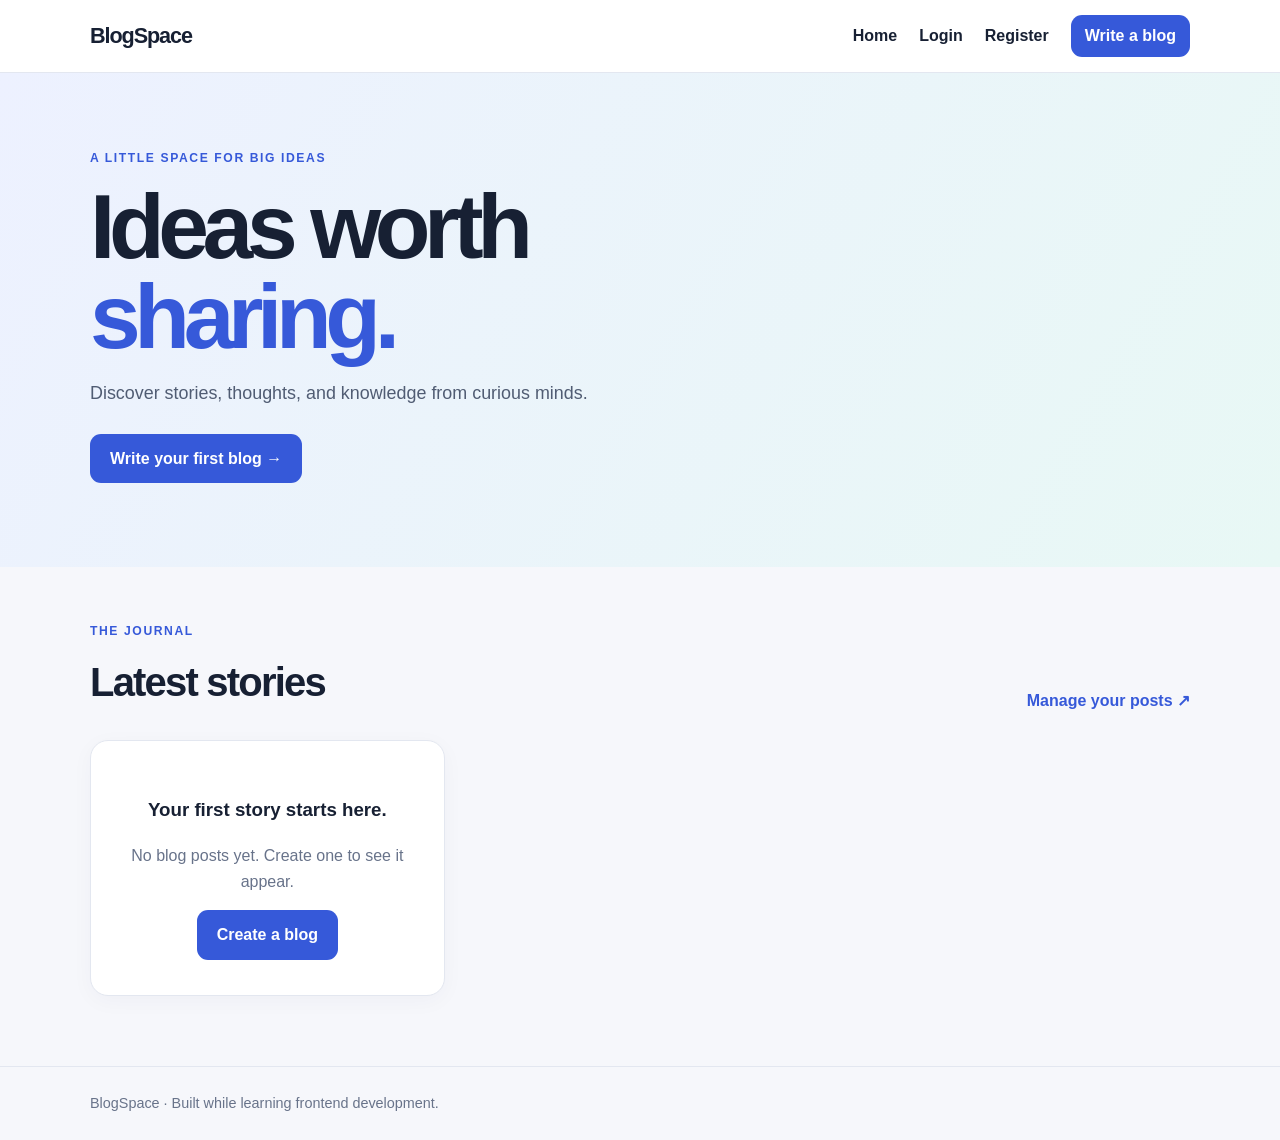
<file: index.html>
<!DOCTYPE html>
<html lang="en">
<head>
  <meta charset="UTF-8">
  <meta name="viewport" content="width=device-width, initial-scale=1.0">
  <title>BlogSpace | Home</title>
  <link rel="stylesheet" href="style.css">
</head>
<body data-page="home">

  <header class="site-header">
    <nav class="nav container">
      <a class="brand" href="index.html">BlogSpace</a>

      <button class="menu-toggle" id="menu-toggle"
        aria-label="Toggle navigation">☰</button>

      <div class="nav-links" id="nav-links">
        <a href="index.html">Home</a>
        <a href="login.html">Login</a>
        <a href="register.html">Register</a>
        <a class="btn btn-small" href="create-blog.html">
          Write a blog
        </a>
      </div>
    </nav>
  </header>

  <main>
    <section class="hero">
      <div class="container">
        <p class="eyebrow">A LITTLE SPACE FOR BIG IDEAS</p>

        <h1>Ideas worth<br><span>sharing.</span></h1>

        <p>
          Discover stories, thoughts, and knowledge
          from curious minds.
        </p>

        <a class="btn" href="create-blog.html">
          Write your first blog →
        </a>
      </div>
    </section>

    <section class="section container">
      <div class="section-heading">
        <div>
          <p class="eyebrow">THE JOURNAL</p>
          <h2>Latest stories</h2>
        </div>

        <a href="dashboard.html">Manage your posts ↗</a>
      </div>

      <div id="blog-list" class="blog-grid"
        aria-live="polite"></div>
    </section>
  </main>

  <footer class="footer">
    <div class="container">
      BlogSpace · Built while learning frontend development.
    </div>
  </footer>

  <script src="script.js"></script>
</body>
</html>
</file>
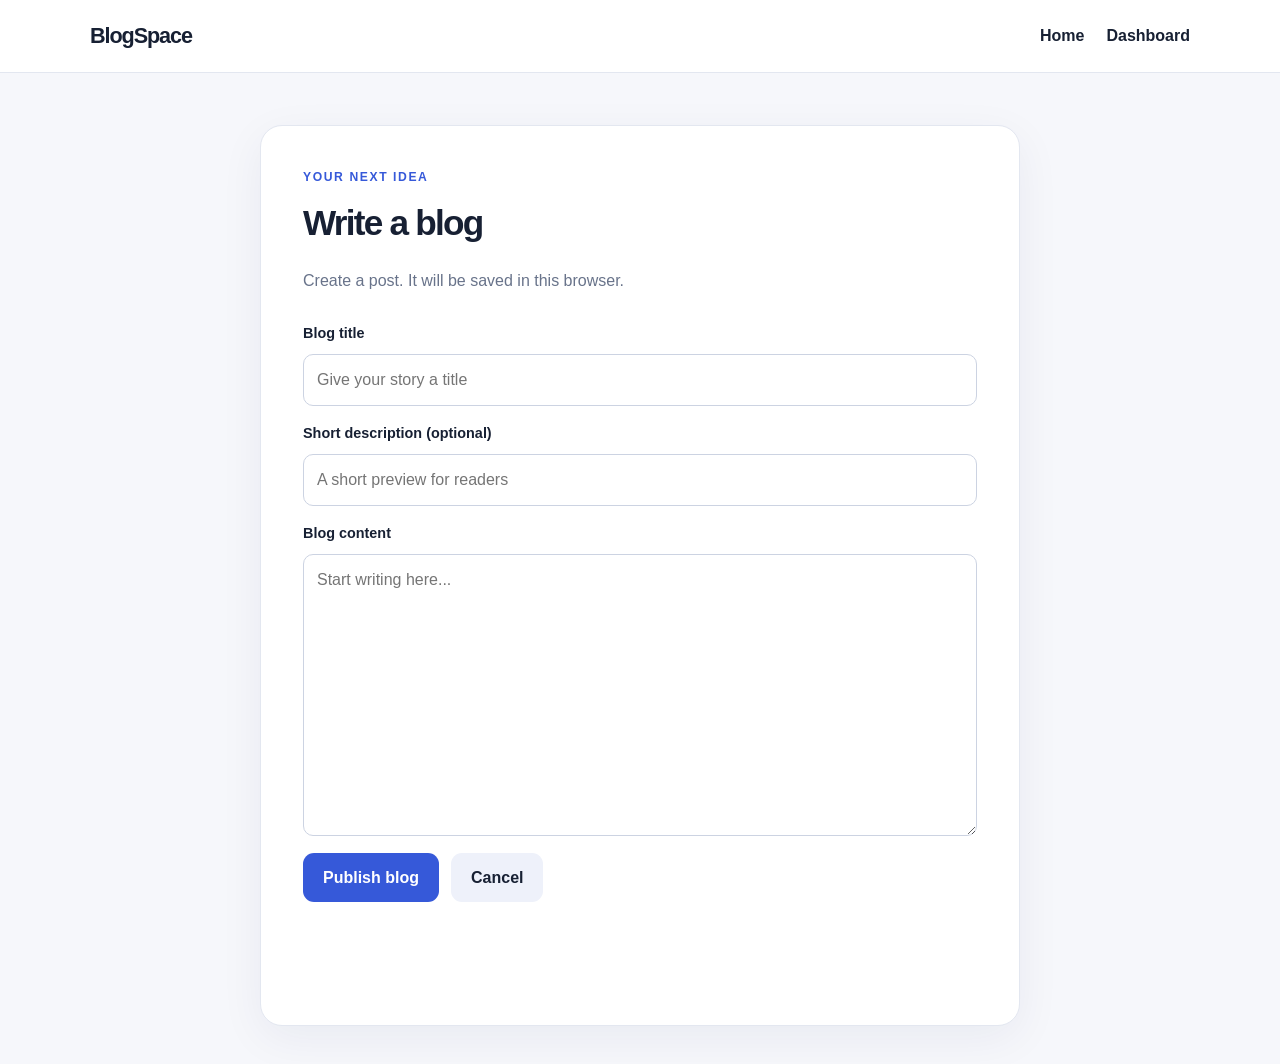
<file: create-blog.html>
<!DOCTYPE html>
<html lang="en">
<head>
  <meta charset="UTF-8">
  <meta name="viewport" content="width=device-width, initial-scale=1.0">
  <title>Write a Blog | BlogSpace</title>
  <link rel="stylesheet" href="style.css">
</head>
<body data-page="create">

  <header class="site-header">
    <nav class="nav container">
      <a class="brand" href="index.html">BlogSpace</a>

      <div class="nav-links">
        <a href="index.html">Home</a>
        <a href="dashboard.html">Dashboard</a>
      </div>
    </nav>
  </header>

  <main class="auth-wrap wide">
    <section class="auth-card">
      <p class="eyebrow">YOUR NEXT IDEA</p>
      <h1 id="editor-heading">Write a blog</h1>

      <p class="muted">
        Create a post. It will be saved in this browser.
      </p>

      <form id="blog-form">
        <label for="blog-title">Blog title</label>
        <input
          id="blog-title"
          maxlength="120"
          required
          placeholder="Give your story a title"
        >

        <label for="blog-excerpt">
          Short description (optional)
        </label>
        <input
          id="blog-excerpt"
          maxlength="220"
          placeholder="A short preview for readers"
        >

        <label for="blog-content">Blog content</label>
        <textarea
          id="blog-content"
          rows="10"
          maxlength="20000"
          required
          placeholder="Start writing here..."
        ></textarea>

        <div class="form-actions">
          <button class="btn" type="submit" id="publish-btn">
            Publish blog
          </button>

          <a class="btn btn-ghost" href="dashboard.html">
            Cancel
          </a>
        </div>

        <p id="blog-message"
          class="form-message" role="status"></p>
      </form>
    </section>
  </main>

  <script src="script.js"></script>
</body>
</html>
</file>
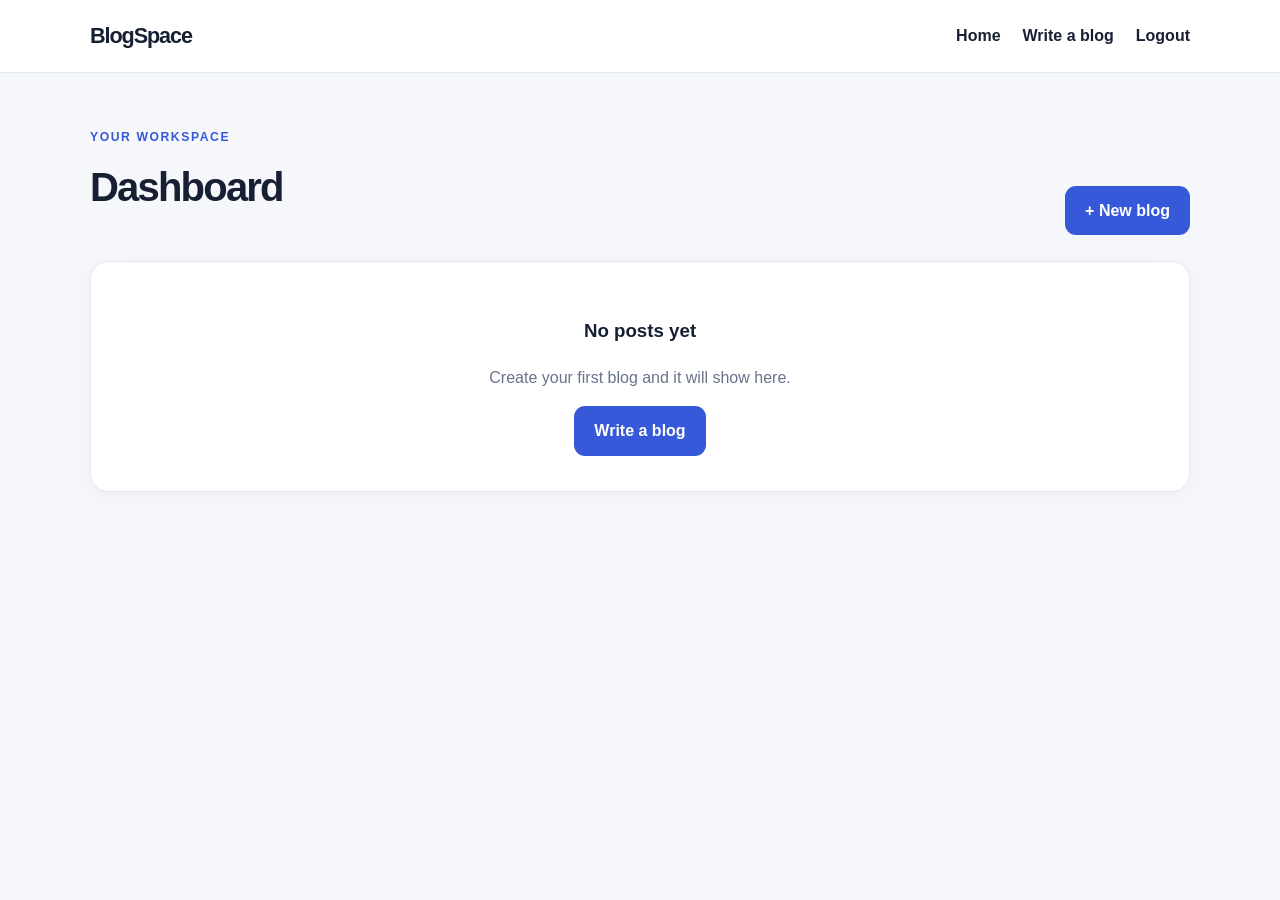
<file: dashboard.html>
<!DOCTYPE html>
<html lang="en">
<head>
  <meta charset="UTF-8">
  <meta name="viewport" content="width=device-width, initial-scale=1.0">
  <title>Dashboard | BlogSpace</title>
  <link rel="stylesheet" href="style.css">
</head>
<body data-page="dashboard">

  <header class="site-header">
    <nav class="nav container">
      <a class="brand" href="index.html">BlogSpace</a>

      <div class="nav-links">
        <a href="index.html">Home</a>
        <a href="create-blog.html">Write a blog</a>
        <button id="logout-btn" class="text-button">
          Logout
        </button>
      </div>
    </nav>
  </header>

  <main class="section container">
    <div class="section-heading">
      <div>
        <p class="eyebrow">YOUR WORKSPACE</p>
        <h1>Dashboard</h1>
        <p class="muted" id="dashboard-welcome"></p>
      </div>

      <a class="btn" href="create-blog.html">
        + New blog
      </a>
    </div>

    <div id="dashboard-list"
      class="dashboard-list" aria-live="polite"></div>

    <p id="dashboard-message" class="form-message"></p>
  </main>

  <script src="script.js"></script>
</body>
</html>
</file>
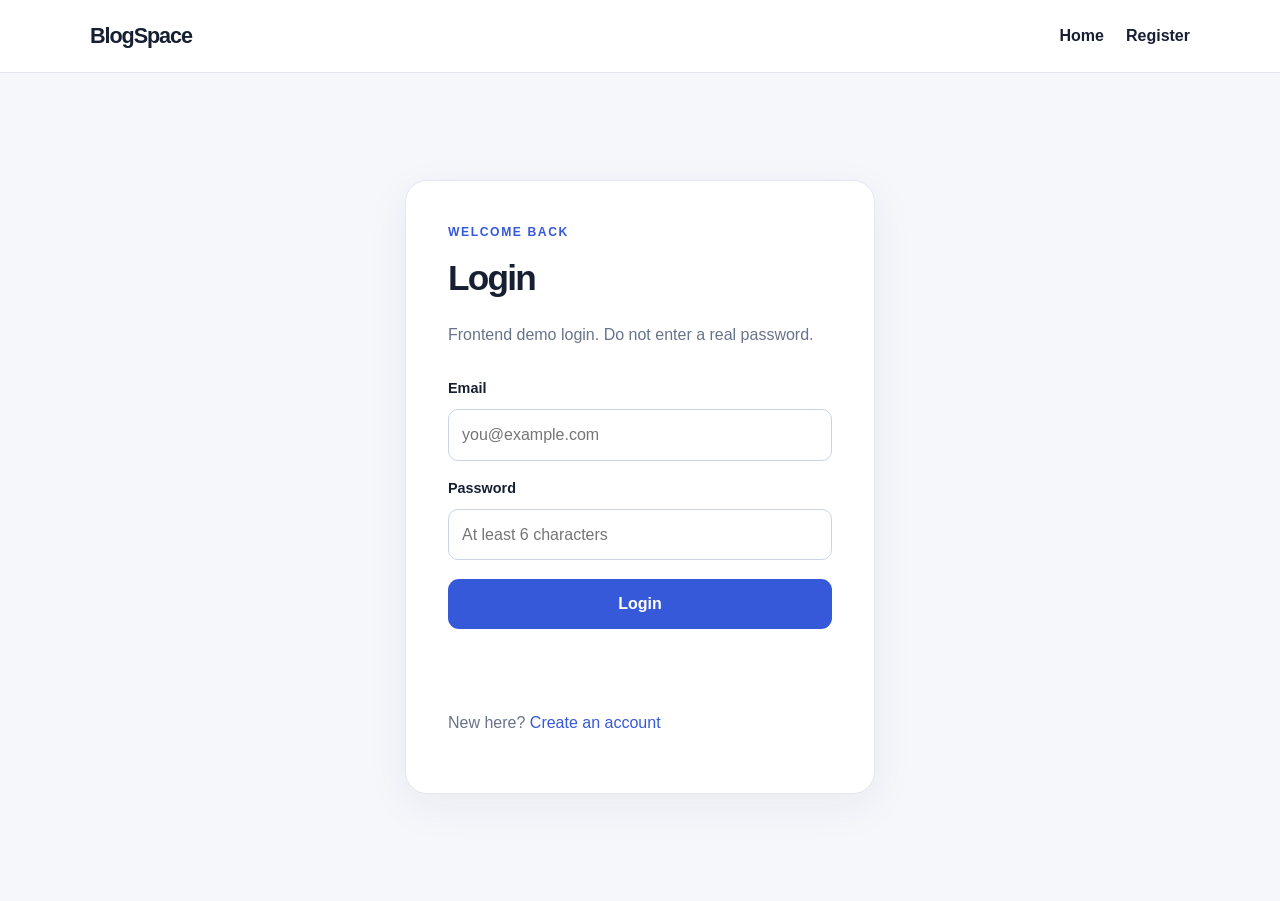
<file: login.html>
<!DOCTYPE html>
<html lang="en">
<head>
  <meta charset="UTF-8">
  <meta name="viewport" content="width=device-width, initial-scale=1.0">
  <title>Login | BlogSpace</title>
  <link rel="stylesheet" href="style.css">
</head>
<body data-page="login">

  <header class="site-header">
    <nav class="nav container">
      <a class="brand" href="index.html">BlogSpace</a>
      <div class="nav-links">
        <a href="index.html">Home</a>
        <a href="register.html">Register</a>
      </div>
    </nav>
  </header>

  <main class="auth-wrap">
    <section class="auth-card">
      <p class="eyebrow">WELCOME BACK</p>
      <h1>Login</h1>

      <p class="muted">
        Frontend demo login. Do not enter a real password.
      </p>

      <form id="login-form">
        <label for="login-email">Email</label>
        <input
          id="login-email"
          type="email"
          autocomplete="email"
          required
          placeholder="you@example.com"
        >

        <label for="login-password">Password</label>
        <input
          id="login-password"
          type="password"
          minlength="6"
          required
          placeholder="At least 6 characters"
        >

        <button class="btn full" type="submit">
          Login
        </button>

        <p id="login-message"
          class="form-message" role="status"></p>
      </form>

      <p class="muted">
        New here?
        <a href="register.html">Create an account</a>
      </p>
    </section>
  </main>

  <script src="script.js"></script>
</body>
</html>
</file>
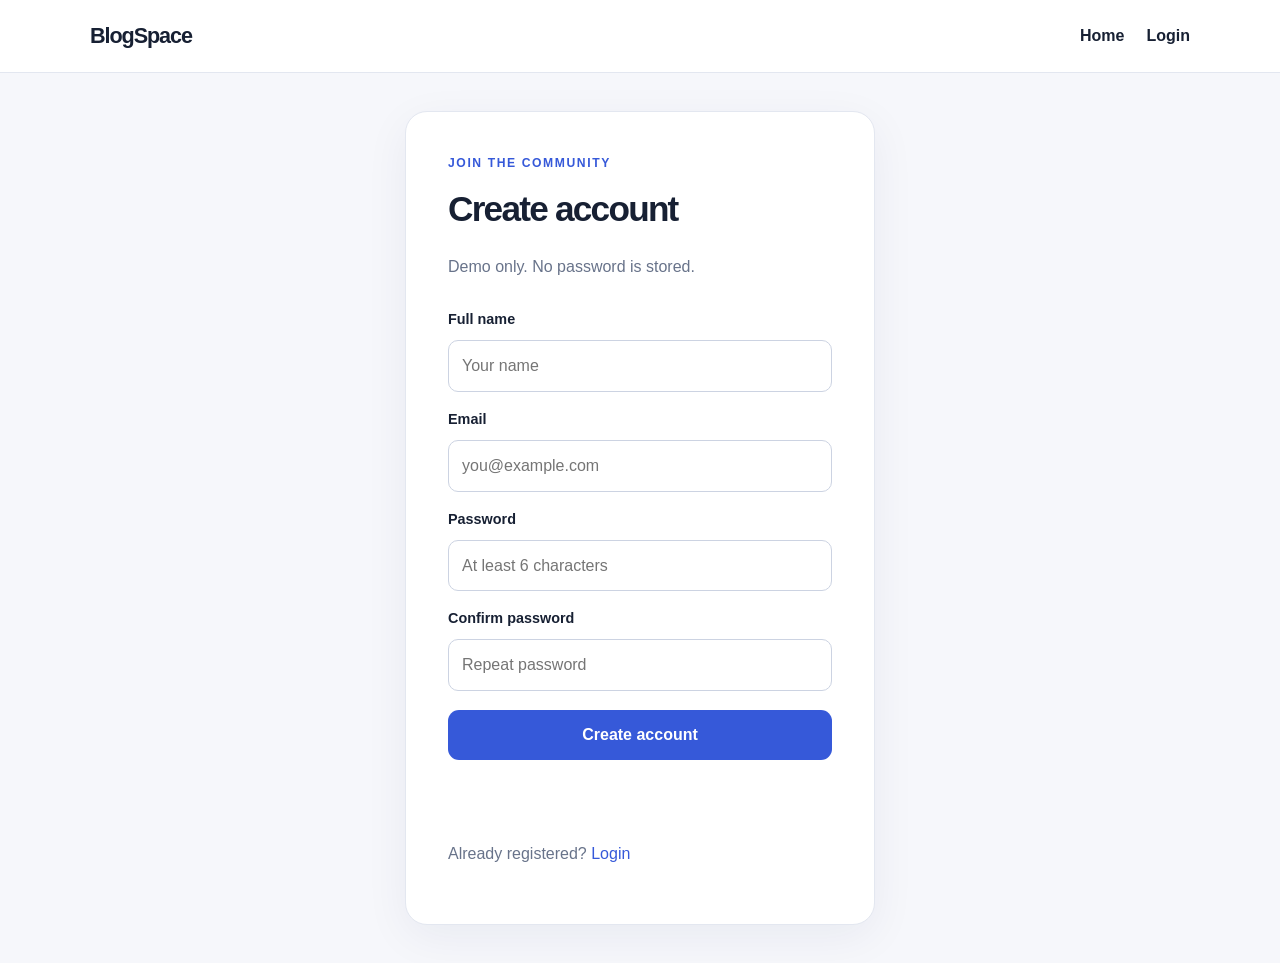
<file: register.html>
<!DOCTYPE html>
<html lang="en">
<head>
  <meta charset="UTF-8">
  <meta name="viewport" content="width=device-width, initial-scale=1.0">
  <title>Register | BlogSpace</title>
  <link rel="stylesheet" href="style.css">
</head>
<body data-page="register">

  <header class="site-header">
    <nav class="nav container">
      <a class="brand" href="index.html">BlogSpace</a>
      <div class="nav-links">
        <a href="index.html">Home</a>
        <a href="login.html">Login</a>
      </div>
    </nav>
  </header>

  <main class="auth-wrap">
    <section class="auth-card">
      <p class="eyebrow">JOIN THE COMMUNITY</p>
      <h1>Create account</h1>
      <p class="muted">Demo only. No password is stored.</p>

      <form id="register-form">
        <label for="reg-name">Full name</label>
        <input id="reg-name"
          required maxlength="80"
          autocomplete="name"
          placeholder="Your name">

        <label for="reg-email">Email</label>
        <input id="reg-email"
          type="email"
          required
          autocomplete="email"
          placeholder="you@example.com">

        <label for="reg-password">Password</label>
        <input id="reg-password"
          type="password"
          minlength="6"
          required
          autocomplete="new-password"
          placeholder="At least 6 characters">

        <label for="reg-confirm">Confirm password</label>
        <input id="reg-confirm"
          type="password"
          minlength="6"
          required
          autocomplete="new-password"
          placeholder="Repeat password">

        <button class="btn full" type="submit">
          Create account
        </button>

        <p id="register-message"
          class="form-message" role="status"></p>
      </form>

      <p class="muted">
        Already registered?
        <a href="login.html">Login</a>
      </p>
    </section>
  </main>

  <script src="script.js"></script>
</body>
</html>
</file>
<file: style.css>
:root {
  --ink: #172033;
  --muted: #68738a;
  --blue: #3659d9;
  --blue-dark: #2644b8;
  --paper: #f6f7fb;
  --line: #e3e7f0;
  --white: #ffffff;
  --radius: 18px;
}

* {
  box-sizing: border-box;
}

body {
  margin: 0;
  background: var(--paper);
  color: var(--ink);
  font-family: Arial, sans-serif;
  line-height: 1.6;
}

a {
  color: var(--blue);
  text-decoration: none;
}

a:hover {
  text-decoration: underline;
}

.container {
  width: min(1100px, 90%);
  margin-inline: auto;
}

/* NAVIGATION */

.site-header {
  background: rgba(255, 255, 255, 0.96);
  border-bottom: 1px solid var(--line);
  position: sticky;
  top: 0;
  z-index: 10;
}

.nav {
  min-height: 72px;
  display: flex;
  align-items: center;
  justify-content: space-between;
  gap: 20px;
}

.brand {
  font-weight: 850;
  font-size: 1.35rem;
  letter-spacing: -0.05em;
  color: var(--ink);
}

.nav-links {
  display: flex;
  align-items: center;
  gap: 22px;
}

.nav-links > a:not(.btn) {
  color: var(--ink);
  font-weight: 600;
}

.menu-toggle {
  display: none;
  border: 0;
  background: transparent;
  font-size: 1.5rem;
  cursor: pointer;
}

/* BUTTONS */

.btn {
  display: inline-flex;
  align-items: center;
  justify-content: center;
  border: 0;
  border-radius: 11px;
  padding: 12px 20px;
  background: var(--blue);
  color: white;
  font: inherit;
  font-weight: 750;
  cursor: pointer;
}

.btn:hover {
  background: var(--blue-dark);
  text-decoration: none;
}

.btn-small {
  padding: 8px 14px;
}

.btn-ghost {
  background: #eef1fa;
  color: var(--ink);
}

.btn-ghost:hover {
  background: #e0e6f6;
}

/* HOME HERO */

.hero {
  padding: 76px 0 84px;
  background: linear-gradient(120deg, #edf1ff, #e8f8f5);
}

.eyebrow {
  font-size: 0.76rem;
  font-weight: 850;
  letter-spacing: 0.13em;
  color: var(--blue);
  margin: 0 0 8px;
}

.hero h1 {
  font-size: clamp(3rem, 8vw, 5.7rem);
  line-height: 0.98;
  letter-spacing: -0.07em;
  margin: 14px 0 18px;
}

.hero h1 span {
  color: var(--blue);
}

.hero p:not(.eyebrow) {
  max-width: 530px;
  color: #505c73;
  font-size: 1.12rem;
  margin-bottom: 26px;
}

/* SECTIONS */

.section {
  padding-top: 55px;
  padding-bottom: 70px;
}

.section-heading {
  display: flex;
  justify-content: space-between;
  align-items: end;
  gap: 20px;
  margin-bottom: 26px;
}

.section-heading h1,
.section-heading h2 {
  margin: 0;
  font-size: clamp(1.8rem, 4vw, 2.5rem);
  letter-spacing: -0.045em;
}

.section-heading > a:not(.btn) {
  font-weight: 700;
}

/* BLOG CARDS */

.blog-grid {
  display: grid;
  grid-template-columns: repeat(3, minmax(0, 1fr));
  gap: 18px;
}

.blog-card,
.empty-state,
.post-row {
  background: var(--white);
  border: 1px solid var(--line);
  border-radius: var(--radius);
  padding: 23px;
  box-shadow: 0 5px 22px rgba(20, 36, 80, 0.035);
}

.blog-card h3 {
  font-size: 1.25rem;
  line-height: 1.25;
  margin: 10px 0;
}

.blog-card p {
  color: var(--muted);
  margin: 0;
  overflow-wrap: anywhere;
}

.blog-meta {
  font-size: 0.78rem;
  color: var(--muted);
  font-weight: 650;
}

.tag {
  display: inline-block;
  background: #edf1ff;
  color: var(--blue);
  padding: 4px 9px;
  border-radius: 99px;
  font-size: 0.73rem;
  font-weight: 800;
}

/* FOOTER */

.footer {
  padding: 25px 0;
  color: var(--muted);
  border-top: 1px solid var(--line);
  font-size: 0.9rem;
}

/* AUTH AND FORMS */

.auth-wrap {
  min-height: calc(100vh - 72px);
  display: grid;
  place-items: center;
  padding: 38px 18px;
}

.auth-wrap.wide {
  min-height: auto;
  padding-top: 52px;
}

.auth-card {
  width: min(100%, 470px);
  background: white;
  border: 1px solid var(--line);
  border-radius: 22px;
  padding: clamp(24px, 5vw, 42px);
  box-shadow: 0 12px 45px rgba(20, 36, 80, 0.06);
}

.wide .auth-card {
  width: min(100%, 760px);
}

.auth-card h1 {
  margin: 0 0 8px;
  font-size: 2.2rem;
  letter-spacing: -0.05em;
}

.muted {
  color: var(--muted);
}

form {
  display: grid;
  gap: 9px;
  margin: 22px 0;
}

label {
  font-weight: 750;
  font-size: 0.9rem;
  margin-top: 7px;
}

input,
textarea {
  width: 100%;
  font: inherit;
  color: var(--ink);
  background: white;
  border: 1px solid #ccd3e2;
  border-radius: 10px;
  padding: 12px 13px;
  outline: none;
}

input:focus,
textarea:focus {
  border-color: var(--blue);
  box-shadow: 0 0 0 3px rgba(54, 89, 217, 0.12);
}

textarea {
  resize: vertical;
  min-height: 180px;
}

.full {
  width: 100%;
  margin-top: 10px;
}

.form-message {
  min-height: 1.4em;
  color: var(--blue);
  font-size: 0.92rem;
}

.form-actions {
  display: flex;
  gap: 12px;
  flex-wrap: wrap;
  margin-top: 8px;
}

/* DASHBOARD */

.dashboard-list {
  display: grid;
  gap: 14px;
}

.post-row {
  display: flex;
  align-items: flex-start;
  justify-content: space-between;
  gap: 18px;
}

.post-row h3 {
  margin: 7px 0;
}

.post-row p {
  margin: 0;
  color: var(--muted);
  white-space: pre-wrap;
  overflow-wrap: anywhere;
}

.post-actions {
  display: flex;
  gap: 8px;
  flex-shrink: 0;
}

.small-button,
.text-button {
  border: 1px solid var(--line);
  background: white;
  border-radius: 9px;
  padding: 8px 12px;
  color: var(--ink);
  font: inherit;
  font-weight: 700;
  cursor: pointer;
}

.small-button.danger {
  color: #b42318;
}

.text-button {
  border: 0;
  padding: 0;
}

.empty-state {
  color: var(--muted);
  text-align: center;
  padding: 35px;
}

.empty-state h3 {
  color: var(--ink);
}

/* TABLET */

@media (max-width: 760px) {
  .blog-grid {
    grid-template-columns: repeat(2, minmax(0, 1fr));
  }

  .section-heading {
    align-items: flex-start;
    flex-direction: column;
  }

  .post-row {
    flex-direction: column;
  }

  .post-actions {
    flex-wrap: wrap;
  }
}

/* MOBILE */

@media (max-width: 540px) {
  .menu-toggle {
    display: block;
  }

  .nav {
    position: relative;
    flex-wrap: wrap;
    padding-block: 12px;
  }

  .nav-links {
    display: none;
    width: 100%;
    align-items: flex-start;
    flex-direction: column;
    padding: 8px 0 12px;
  }

  .nav-links.open {
    display: flex;
  }

  .blog-grid {
    grid-template-columns: 1fr;
  }

  .hero {
    padding: 58px 0;
  }

  .hero h1 {
    font-size: 3.5rem;
  }

  .post-actions {
    width: 100%;
  }

  .auth-card {
    padding: 24px;
  }
}
</file>
